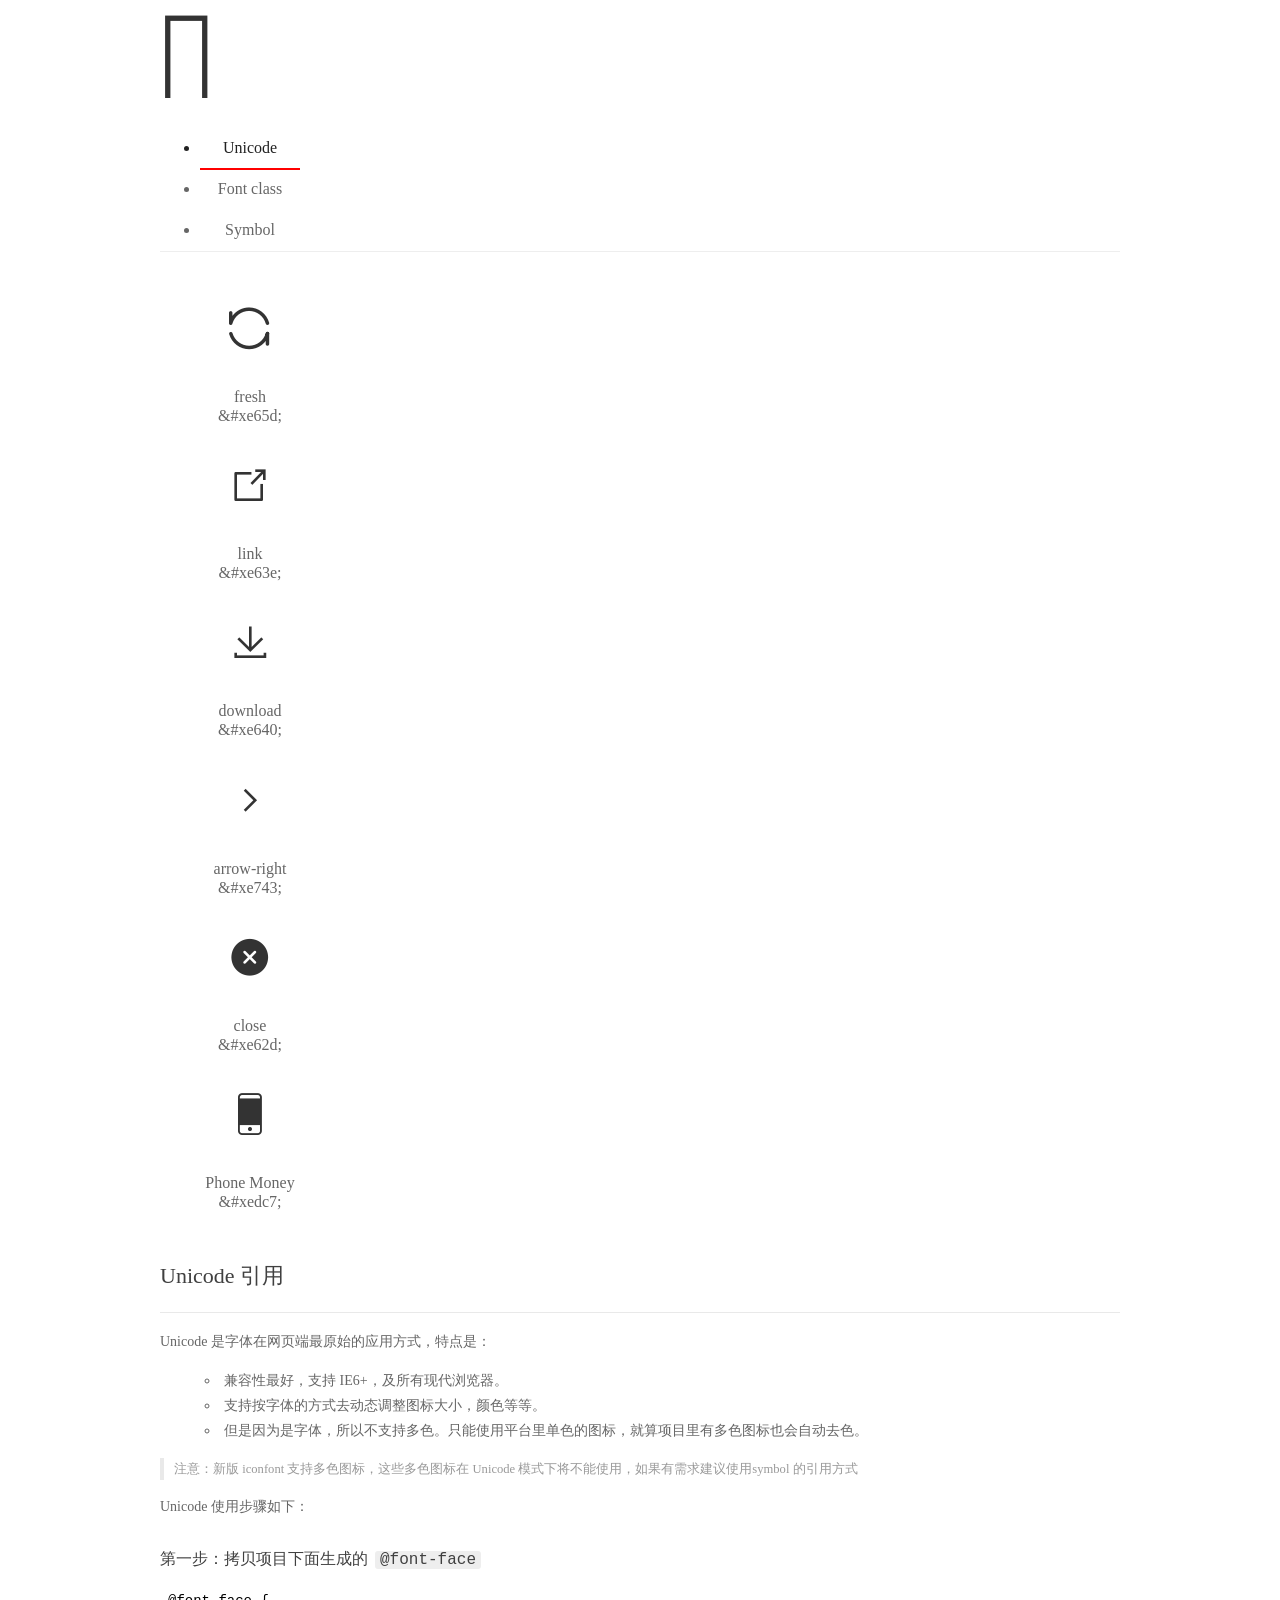
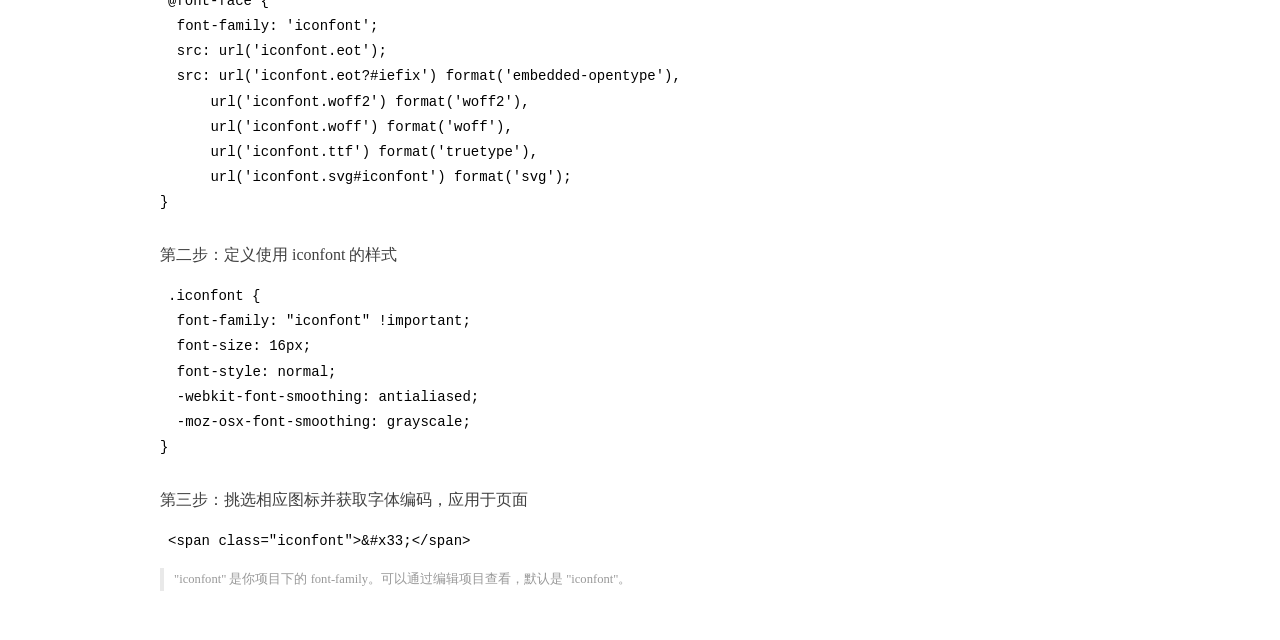
<file: fonts/fonts_lhb/demo_index.html>
<!DOCTYPE html>
<html>
<head>
  <meta charset="utf-8"/>
  <title>IconFont Demo</title>
  <link rel="shortcut icon" href="https://img.alicdn.com/tps/i4/TB1_oz6GVXXXXaFXpXXJDFnIXXX-64-64.ico" type="image/x-icon"/>
  <link rel="stylesheet" href="https://g.alicdn.com/thx/cube/1.3.2/cube.min.css">
  <link rel="stylesheet" href="demo.css">
  <link rel="stylesheet" href="iconfont.css">
  <script src="iconfont.js"></script>
  <!-- jQuery -->
  <script src="https://a1.alicdn.com/oss/uploads/2018/12/26/7bfddb60-08e8-11e9-9b04-53e73bb6408b.js"></script>
  <!-- 代码高亮 -->
  <script src="https://a1.alicdn.com/oss/uploads/2018/12/26/a3f714d0-08e6-11e9-8a15-ebf944d7534c.js"></script>
</head>
<body>
  <div class="main">
    <h1 class="logo"><a href="https://www.iconfont.cn/" title="iconfont 首页" target="_blank">&#xe86b;</a></h1>
    <div class="nav-tabs">
      <ul id="tabs" class="dib-box">
        <li class="dib active"><span>Unicode</span></li>
        <li class="dib"><span>Font class</span></li>
        <li class="dib"><span>Symbol</span></li>
      </ul>
      
    </div>
    <div class="tab-container">
      <div class="content unicode" style="display: block;">
          <ul class="icon_lists dib-box">
          
            <li class="dib">
              <span class="icon iconfont">&#xe65d;</span>
                <div class="name">fresh</div>
                <div class="code-name">&amp;#xe65d;</div>
              </li>
          
            <li class="dib">
              <span class="icon iconfont">&#xe63e;</span>
                <div class="name">link</div>
                <div class="code-name">&amp;#xe63e;</div>
              </li>
          
            <li class="dib">
              <span class="icon iconfont">&#xe640;</span>
                <div class="name">download</div>
                <div class="code-name">&amp;#xe640;</div>
              </li>
          
            <li class="dib">
              <span class="icon iconfont">&#xe743;</span>
                <div class="name">arrow-right</div>
                <div class="code-name">&amp;#xe743;</div>
              </li>
          
            <li class="dib">
              <span class="icon iconfont">&#xe62d;</span>
                <div class="name">close</div>
                <div class="code-name">&amp;#xe62d;</div>
              </li>
          
            <li class="dib">
              <span class="icon iconfont">&#xedc7;</span>
                <div class="name">Phone Money</div>
                <div class="code-name">&amp;#xedc7;</div>
              </li>
          
          </ul>
          <div class="article markdown">
          <h2 id="unicode-">Unicode 引用</h2>
          <hr>

          <p>Unicode 是字体在网页端最原始的应用方式，特点是：</p>
          <ul>
            <li>兼容性最好，支持 IE6+，及所有现代浏览器。</li>
            <li>支持按字体的方式去动态调整图标大小，颜色等等。</li>
            <li>但是因为是字体，所以不支持多色。只能使用平台里单色的图标，就算项目里有多色图标也会自动去色。</li>
          </ul>
          <blockquote>
            <p>注意：新版 iconfont 支持多色图标，这些多色图标在 Unicode 模式下将不能使用，如果有需求建议使用symbol 的引用方式</p>
          </blockquote>
          <p>Unicode 使用步骤如下：</p>
          <h3 id="-font-face">第一步：拷贝项目下面生成的 <code>@font-face</code></h3>
<pre><code class="language-css"
>@font-face {
  font-family: 'iconfont';
  src: url('iconfont.eot');
  src: url('iconfont.eot?#iefix') format('embedded-opentype'),
      url('iconfont.woff2') format('woff2'),
      url('iconfont.woff') format('woff'),
      url('iconfont.ttf') format('truetype'),
      url('iconfont.svg#iconfont') format('svg');
}
</code></pre>
          <h3 id="-iconfont-">第二步：定义使用 iconfont 的样式</h3>
<pre><code class="language-css"
>.iconfont {
  font-family: "iconfont" !important;
  font-size: 16px;
  font-style: normal;
  -webkit-font-smoothing: antialiased;
  -moz-osx-font-smoothing: grayscale;
}
</code></pre>
          <h3 id="-">第三步：挑选相应图标并获取字体编码，应用于页面</h3>
<pre>
<code class="language-html"
>&lt;span class="iconfont"&gt;&amp;#x33;&lt;/span&gt;
</code></pre>
          <blockquote>
            <p>"iconfont" 是你项目下的 font-family。可以通过编辑项目查看，默认是 "iconfont"。</p>
          </blockquote>
          </div>
      </div>
      <div class="content font-class">
        <ul class="icon_lists dib-box">
          
          <li class="dib">
            <span class="icon iconfont icon-fresh"></span>
            <div class="name">
              fresh
            </div>
            <div class="code-name">.icon-fresh
            </div>
          </li>
          
          <li class="dib">
            <span class="icon iconfont icon-icon-test"></span>
            <div class="name">
              link
            </div>
            <div class="code-name">.icon-icon-test
            </div>
          </li>
          
          <li class="dib">
            <span class="icon iconfont icon-icon-test1"></span>
            <div class="name">
              download
            </div>
            <div class="code-name">.icon-icon-test1
            </div>
          </li>
          
          <li class="dib">
            <span class="icon iconfont icon-arrow-right"></span>
            <div class="name">
              arrow-right
            </div>
            <div class="code-name">.icon-arrow-right
            </div>
          </li>
          
          <li class="dib">
            <span class="icon iconfont icon-gary"></span>
            <div class="name">
              close
            </div>
            <div class="code-name">.icon-gary
            </div>
          </li>
          
          <li class="dib">
            <span class="icon iconfont icon-PhoneMoney"></span>
            <div class="name">
              Phone Money
            </div>
            <div class="code-name">.icon-PhoneMoney
            </div>
          </li>
          
        </ul>
        <div class="article markdown">
        <h2 id="font-class-">font-class 引用</h2>
        <hr>

        <p>font-class 是 Unicode 使用方式的一种变种，主要是解决 Unicode 书写不直观，语意不明确的问题。</p>
        <p>与 Unicode 使用方式相比，具有如下特点：</p>
        <ul>
          <li>兼容性良好，支持 IE8+，及所有现代浏览器。</li>
          <li>相比于 Unicode 语意明确，书写更直观。可以很容易分辨这个 icon 是什么。</li>
          <li>因为使用 class 来定义图标，所以当要替换图标时，只需要修改 class 里面的 Unicode 引用。</li>
          <li>不过因为本质上还是使用的字体，所以多色图标还是不支持的。</li>
        </ul>
        <p>使用步骤如下：</p>
        <h3 id="-fontclass-">第一步：引入项目下面生成的 fontclass 代码：</h3>
<pre><code class="language-html">&lt;link rel="stylesheet" href="./iconfont.css"&gt;
</code></pre>
        <h3 id="-">第二步：挑选相应图标并获取类名，应用于页面：</h3>
<pre><code class="language-html">&lt;span class="iconfont icon-xxx"&gt;&lt;/span&gt;
</code></pre>
        <blockquote>
          <p>"
            iconfont" 是你项目下的 font-family。可以通过编辑项目查看，默认是 "iconfont"。</p>
        </blockquote>
      </div>
      </div>
      <div class="content symbol">
          <ul class="icon_lists dib-box">
          
            <li class="dib">
                <svg class="icon svg-icon" aria-hidden="true">
                  <use xlink:href="#icon-fresh"></use>
                </svg>
                <div class="name">fresh</div>
                <div class="code-name">#icon-fresh</div>
            </li>
          
            <li class="dib">
                <svg class="icon svg-icon" aria-hidden="true">
                  <use xlink:href="#icon-icon-test"></use>
                </svg>
                <div class="name">link</div>
                <div class="code-name">#icon-icon-test</div>
            </li>
          
            <li class="dib">
                <svg class="icon svg-icon" aria-hidden="true">
                  <use xlink:href="#icon-icon-test1"></use>
                </svg>
                <div class="name">download</div>
                <div class="code-name">#icon-icon-test1</div>
            </li>
          
            <li class="dib">
                <svg class="icon svg-icon" aria-hidden="true">
                  <use xlink:href="#icon-arrow-right"></use>
                </svg>
                <div class="name">arrow-right</div>
                <div class="code-name">#icon-arrow-right</div>
            </li>
          
            <li class="dib">
                <svg class="icon svg-icon" aria-hidden="true">
                  <use xlink:href="#icon-gary"></use>
                </svg>
                <div class="name">close</div>
                <div class="code-name">#icon-gary</div>
            </li>
          
            <li class="dib">
                <svg class="icon svg-icon" aria-hidden="true">
                  <use xlink:href="#icon-PhoneMoney"></use>
                </svg>
                <div class="name">Phone Money</div>
                <div class="code-name">#icon-PhoneMoney</div>
            </li>
          
          </ul>
          <div class="article markdown">
          <h2 id="symbol-">Symbol 引用</h2>
          <hr>

          <p>这是一种全新的使用方式，应该说这才是未来的主流，也是平台目前推荐的用法。相关介绍可以参考这篇<a href="">文章</a>
            这种用法其实是做了一个 SVG 的集合，与另外两种相比具有如下特点：</p>
          <ul>
            <li>支持多色图标了，不再受单色限制。</li>
            <li>通过一些技巧，支持像字体那样，通过 <code>font-size</code>, <code>color</code> 来调整样式。</li>
            <li>兼容性较差，支持 IE9+，及现代浏览器。</li>
            <li>浏览器渲染 SVG 的性能一般，还不如 png。</li>
          </ul>
          <p>使用步骤如下：</p>
          <h3 id="-symbol-">第一步：引入项目下面生成的 symbol 代码：</h3>
<pre><code class="language-html">&lt;script src="./iconfont.js"&gt;&lt;/script&gt;
</code></pre>
          <h3 id="-css-">第二步：加入通用 CSS 代码（引入一次就行）：</h3>
<pre><code class="language-html">&lt;style&gt;
.icon {
  width: 1em;
  height: 1em;
  vertical-align: -0.15em;
  fill: currentColor;
  overflow: hidden;
}
&lt;/style&gt;
</code></pre>
          <h3 id="-">第三步：挑选相应图标并获取类名，应用于页面：</h3>
<pre><code class="language-html">&lt;svg class="icon" aria-hidden="true"&gt;
  &lt;use xlink:href="#icon-xxx"&gt;&lt;/use&gt;
&lt;/svg&gt;
</code></pre>
          </div>
      </div>

    </div>
  </div>
  <script>
  $(document).ready(function () {
      $('.tab-container .content:first').show()

      $('#tabs li').click(function (e) {
        var tabContent = $('.tab-container .content')
        var index = $(this).index()

        if ($(this).hasClass('active')) {
          return
        } else {
          $('#tabs li').removeClass('active')
          $(this).addClass('active')

          tabContent.hide().eq(index).fadeIn()
        }
      })
    })
  </script>
</body>
</html>
</file>
<file: fonts/fonts_lhb/demo.css>
/* Logo 字体 */
@font-face {
  font-family: "iconfont logo";
  src: url('https://at.alicdn.com/t/font_985780_km7mi63cihi.eot?t=1545807318834');
  src: url('https://at.alicdn.com/t/font_985780_km7mi63cihi.eot?t=1545807318834#iefix') format('embedded-opentype'),
    url('https://at.alicdn.com/t/font_985780_km7mi63cihi.woff?t=1545807318834') format('woff'),
    url('https://at.alicdn.com/t/font_985780_km7mi63cihi.ttf?t=1545807318834') format('truetype'),
    url('https://at.alicdn.com/t/font_985780_km7mi63cihi.svg?t=1545807318834#iconfont') format('svg');
}

.logo {
  font-family: "iconfont logo";
  font-size: 160px;
  font-style: normal;
  -webkit-font-smoothing: antialiased;
  -moz-osx-font-smoothing: grayscale;
}

/* tabs */
.nav-tabs {
  position: relative;
}

.nav-tabs .nav-more {
  position: absolute;
  right: 0;
  bottom: 0;
  height: 42px;
  line-height: 42px;
  color: #666;
}

#tabs {
  border-bottom: 1px solid #eee;
}

#tabs li {
  cursor: pointer;
  width: 100px;
  height: 40px;
  line-height: 40px;
  text-align: center;
  font-size: 16px;
  border-bottom: 2px solid transparent;
  position: relative;
  z-index: 1;
  margin-bottom: -1px;
  color: #666;
}


#tabs .active {
  border-bottom-color: #f00;
  color: #222;
}

.tab-container .content {
  display: none;
}

/* 页面布局 */
.main {
  padding: 30px 100px;
  width: 960px;
  margin: 0 auto;
}

.main .logo {
  color: #333;
  text-align: left;
  margin-bottom: 30px;
  line-height: 1;
  height: 110px;
  margin-top: -50px;
  overflow: hidden;
  *zoom: 1;
}

.main .logo a {
  font-size: 160px;
  color: #333;
}

.helps {
  margin-top: 40px;
}

.helps pre {
  padding: 20px;
  margin: 10px 0;
  border: solid 1px #e7e1cd;
  background-color: #fffdef;
  overflow: auto;
}

.icon_lists {
  width: 100% !important;
  overflow: hidden;
  *zoom: 1;
}

.icon_lists li {
  width: 100px;
  margin-bottom: 10px;
  margin-right: 20px;
  text-align: center;
  list-style: none !important;
  cursor: default;
}

.icon_lists li .code-name {
  line-height: 1.2;
}

.icon_lists .icon {
  display: block;
  height: 100px;
  line-height: 100px;
  font-size: 42px;
  margin: 10px auto;
  color: #333;
  -webkit-transition: font-size 0.25s linear, width 0.25s linear;
  -moz-transition: font-size 0.25s linear, width 0.25s linear;
  transition: font-size 0.25s linear, width 0.25s linear;
}

.icon_lists .icon:hover {
  font-size: 100px;
}

.icon_lists .svg-icon {
  /* 通过设置 font-size 来改变图标大小 */
  width: 1em;
  /* 图标和文字相邻时，垂直对齐 */
  vertical-align: -0.15em;
  /* 通过设置 color 来改变 SVG 的颜色/fill */
  fill: currentColor;
  /* path 和 stroke 溢出 viewBox 部分在 IE 下会显示
      normalize.css 中也包含这行 */
  overflow: hidden;
}

.icon_lists li .name,
.icon_lists li .code-name {
  color: #666;
}

/* markdown 样式 */
.markdown {
  color: #666;
  font-size: 14px;
  line-height: 1.8;
}

.highlight {
  line-height: 1.5;
}

.markdown img {
  vertical-align: middle;
  max-width: 100%;
}

.markdown h1 {
  color: #404040;
  font-weight: 500;
  line-height: 40px;
  margin-bottom: 24px;
}

.markdown h2,
.markdown h3,
.markdown h4,
.markdown h5,
.markdown h6 {
  color: #404040;
  margin: 1.6em 0 0.6em 0;
  font-weight: 500;
  clear: both;
}

.markdown h1 {
  font-size: 28px;
}

.markdown h2 {
  font-size: 22px;
}

.markdown h3 {
  font-size: 16px;
}

.markdown h4 {
  font-size: 14px;
}

.markdown h5 {
  font-size: 12px;
}

.markdown h6 {
  font-size: 12px;
}

.markdown hr {
  height: 1px;
  border: 0;
  background: #e9e9e9;
  margin: 16px 0;
  clear: both;
}

.markdown p {
  margin: 1em 0;
}

.markdown>p,
.markdown>blockquote,
.markdown>.highlight,
.markdown>ol,
.markdown>ul {
  width: 80%;
}

.markdown ul>li {
  list-style: circle;
}

.markdown>ul li,
.markdown blockquote ul>li {
  margin-left: 20px;
  padding-left: 4px;
}

.markdown>ul li p,
.markdown>ol li p {
  margin: 0.6em 0;
}

.markdown ol>li {
  list-style: decimal;
}

.markdown>ol li,
.markdown blockquote ol>li {
  margin-left: 20px;
  padding-left: 4px;
}

.markdown code {
  margin: 0 3px;
  padding: 0 5px;
  background: #eee;
  border-radius: 3px;
}

.markdown strong,
.markdown b {
  font-weight: 600;
}

.markdown>table {
  border-collapse: collapse;
  border-spacing: 0px;
  empty-cells: show;
  border: 1px solid #e9e9e9;
  width: 95%;
  margin-bottom: 24px;
}

.markdown>table th {
  white-space: nowrap;
  color: #333;
  font-weight: 600;
}

.markdown>table th,
.markdown>table td {
  border: 1px solid #e9e9e9;
  padding: 8px 16px;
  text-align: left;
}

.markdown>table th {
  background: #F7F7F7;
}

.markdown blockquote {
  font-size: 90%;
  color: #999;
  border-left: 4px solid #e9e9e9;
  padding-left: 0.8em;
  margin: 1em 0;
}

.markdown blockquote p {
  margin: 0;
}

.markdown .anchor {
  opacity: 0;
  transition: opacity 0.3s ease;
  margin-left: 8px;
}

.markdown .waiting {
  color: #ccc;
}

.markdown h1:hover .anchor,
.markdown h2:hover .anchor,
.markdown h3:hover .anchor,
.markdown h4:hover .anchor,
.markdown h5:hover .anchor,
.markdown h6:hover .anchor {
  opacity: 1;
  display: inline-block;
}

.markdown>br,
.markdown>p>br {
  clear: both;
}


.hljs {
  display: block;
  background: white;
  padding: 0.5em;
  color: #333333;
  overflow-x: auto;
}

.hljs-comment,
.hljs-meta {
  color: #969896;
}

.hljs-string,
.hljs-variable,
.hljs-template-variable,
.hljs-strong,
.hljs-emphasis,
.hljs-quote {
  color: #df5000;
}

.hljs-keyword,
.hljs-selector-tag,
.hljs-type {
  color: #a71d5d;
}

.hljs-literal,
.hljs-symbol,
.hljs-bullet,
.hljs-attribute {
  color: #0086b3;
}

.hljs-section,
.hljs-name {
  color: #63a35c;
}

.hljs-tag {
  color: #333333;
}

.hljs-title,
.hljs-attr,
.hljs-selector-id,
.hljs-selector-class,
.hljs-selector-attr,
.hljs-selector-pseudo {
  color: #795da3;
}

.hljs-addition {
  color: #55a532;
  background-color: #eaffea;
}

.hljs-deletion {
  color: #bd2c00;
  background-color: #ffecec;
}

.hljs-link {
  text-decoration: underline;
}

/* 代码高亮 */
/* PrismJS 1.15.0
https://prismjs.com/download.html#themes=prism&languages=markup+css+clike+javascript */
/**
 * prism.js default theme for JavaScript, CSS and HTML
 * Based on dabblet (http://dabblet.com)
 * @author Lea Verou
 */
code[class*="language-"],
pre[class*="language-"] {
  color: black;
  background: none;
  text-shadow: 0 1px white;
  font-family: Consolas, Monaco, 'Andale Mono', 'Ubuntu Mono', monospace;
  text-align: left;
  white-space: pre;
  word-spacing: normal;
  word-break: normal;
  word-wrap: normal;
  line-height: 1.5;

  -moz-tab-size: 4;
  -o-tab-size: 4;
  tab-size: 4;

  -webkit-hyphens: none;
  -moz-hyphens: none;
  -ms-hyphens: none;
  hyphens: none;
}

pre[class*="language-"]::-moz-selection,
pre[class*="language-"] ::-moz-selection,
code[class*="language-"]::-moz-selection,
code[class*="language-"] ::-moz-selection {
  text-shadow: none;
  background: #b3d4fc;
}

pre[class*="language-"]::selection,
pre[class*="language-"] ::selection,
code[class*="language-"]::selection,
code[class*="language-"] ::selection {
  text-shadow: none;
  background: #b3d4fc;
}

@media print {

  code[class*="language-"],
  pre[class*="language-"] {
    text-shadow: none;
  }
}

/* Code blocks */
pre[class*="language-"] {
  padding: 1em;
  margin: .5em 0;
  overflow: auto;
}

:not(pre)>code[class*="language-"],
pre[class*="language-"] {
  background: #f5f2f0;
}

/* Inline code */
:not(pre)>code[class*="language-"] {
  padding: .1em;
  border-radius: .3em;
  white-space: normal;
}

.token.comment,
.token.prolog,
.token.doctype,
.token.cdata {
  color: slategray;
}

.token.punctuation {
  color: #999;
}

.namespace {
  opacity: .7;
}

.token.property,
.token.tag,
.token.boolean,
.token.number,
.token.constant,
.token.symbol,
.token.deleted {
  color: #905;
}

.token.selector,
.token.attr-name,
.token.string,
.token.char,
.token.builtin,
.token.inserted {
  color: #690;
}

.token.operator,
.token.entity,
.token.url,
.language-css .token.string,
.style .token.string {
  color: #9a6e3a;
  background: hsla(0, 0%, 100%, .5);
}

.token.atrule,
.token.attr-value,
.token.keyword {
  color: #07a;
}

.token.function,
.token.class-name {
  color: #DD4A68;
}

.token.regex,
.token.important,
.token.variable {
  color: #e90;
}

.token.important,
.token.bold {
  font-weight: bold;
}

.token.italic {
  font-style: italic;
}

.token.entity {
  cursor: help;
}
</file>
<file: fonts/fonts_lhb/iconfont.css>
@font-face {font-family: "iconfont";
  src: url('iconfont.eot?t=1591793500180'); /* IE9 */
  src: url('iconfont.eot?t=1591793500180#iefix') format('embedded-opentype'), /* IE6-IE8 */
  url('[data-uri]') format('woff2'),
  url('iconfont.woff?t=1591793500180') format('woff'),
  url('iconfont.ttf?t=1591793500180') format('truetype'), /* chrome, firefox, opera, Safari, Android, iOS 4.2+ */
  url('iconfont.svg?t=1591793500180#iconfont') format('svg'); /* iOS 4.1- */
}

.iconfont {
  font-family: "iconfont" !important;
  font-size: 16px;
  font-style: normal;
  -webkit-font-smoothing: antialiased;
  -moz-osx-font-smoothing: grayscale;
}

.icon-fresh:before {
  content: "\e65d";
}

.icon-icon-test:before {
  content: "\e63e";
}

.icon-icon-test1:before {
  content: "\e640";
}

.icon-arrow-right:before {
  content: "\e743";
}

.icon-gary:before {
  content: "\e62d";
}

.icon-PhoneMoney:before {
  content: "\edc7";
}
</file>
